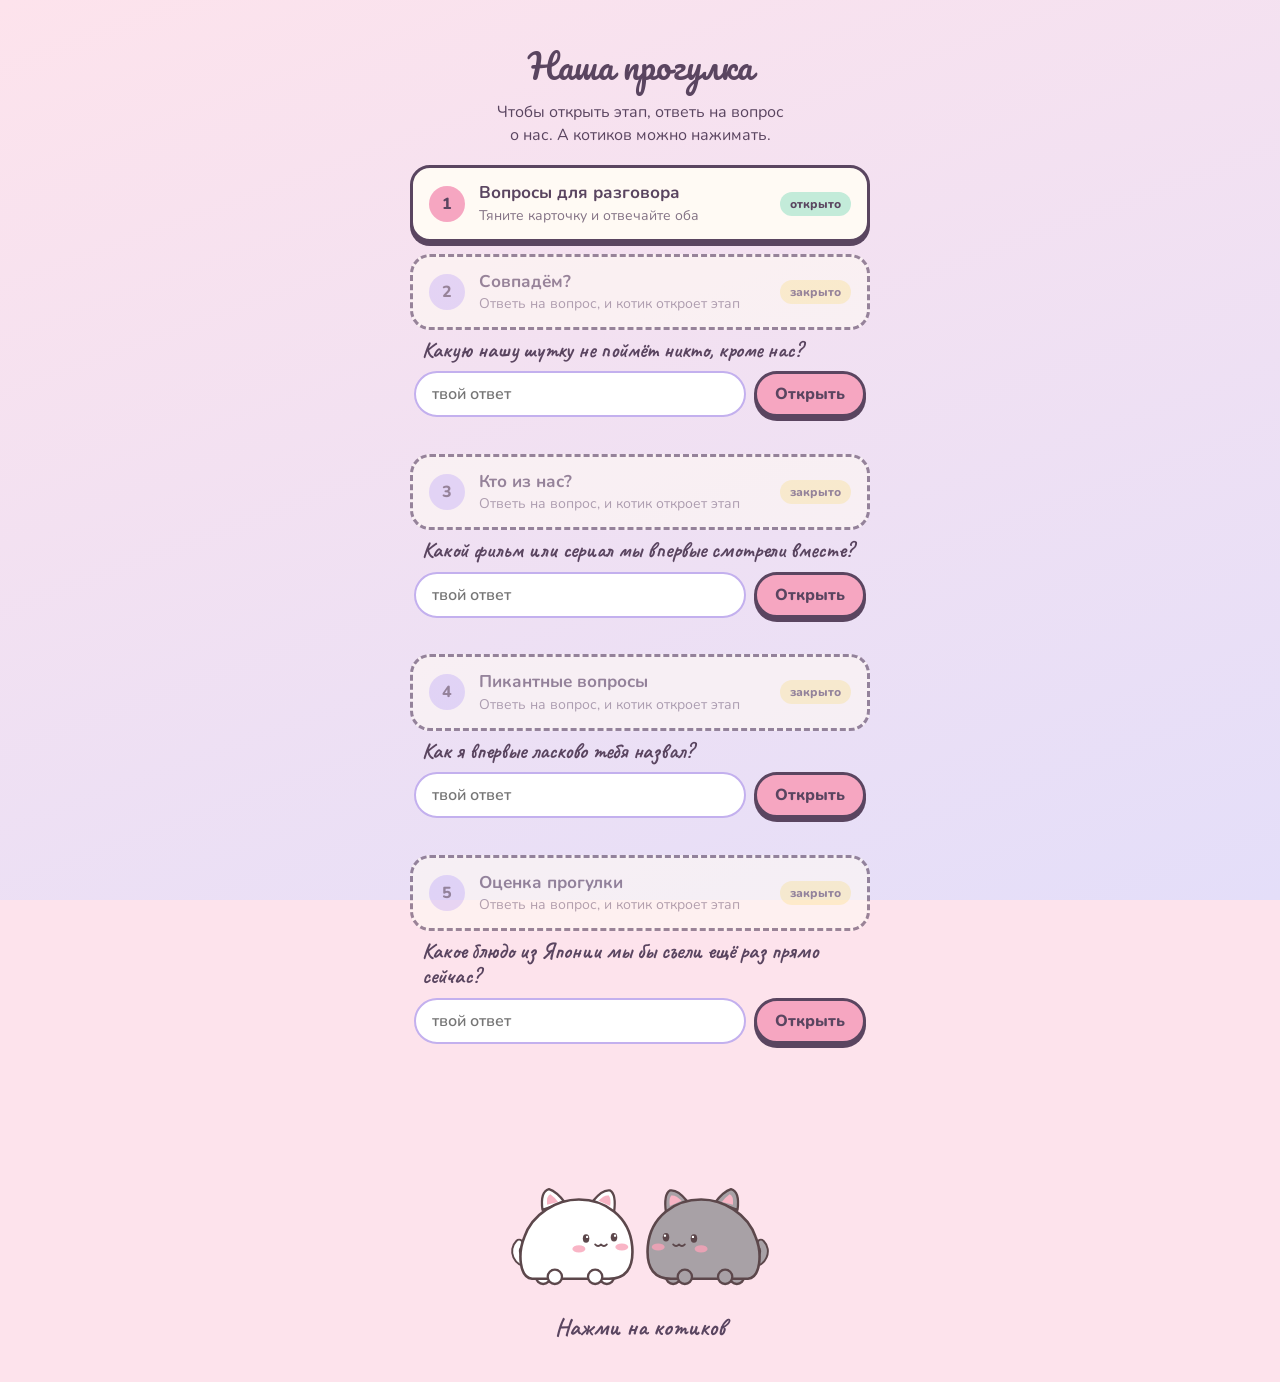
<file: index.html>
<!doctype html>
<html lang="ru">
<head>
<meta charset="utf-8">
<meta name="viewport" content="width=device-width, initial-scale=1, viewport-fit=cover">
<meta name="theme-color" content="#fde3ec">
<title>Котик-почтальон</title>
<link rel="icon" href="data:image/svg+xml,%3Csvg xmlns='http://www.w3.org/2000/svg' viewBox='0 0 24 24'%3E%3Cpath fill='%23f6a6c1' d='M12 21s-7-4.5-9.5-9A5.5 5.5 0 0 1 12 6a5.5 5.5 0 0 1 9.5 6C19 16.5 12 21 12 21z'/%3E%3C/svg%3E">
<link rel="preconnect" href="https://fonts.googleapis.com">
<link rel="stylesheet" href="https://fonts.googleapis.com/css2?family=Caveat:wght@500;700&family=Nunito:wght@500;700;800&family=Pacifico&display=swap">
<link rel="stylesheet" href="css/style.css">
</head>
<body>
<template id="catSvg">
<svg viewBox="0 0 200 170">
            <g class="tail">
              <path d="M30 128 C 10 128, 4 108, 14 98" stroke="var(--line)" stroke-width="15" fill="none" stroke-linecap="round"/>
              <path d="M30 128 C 10 128, 4 108, 14 98" stroke="var(--fill)" stroke-width="9" fill="none" stroke-linecap="round"/>
            </g>
            <rect class="leg legB" x="40" y="136" width="22" height="24" rx="11" fill="var(--fill)" stroke="var(--line)" stroke-width="3.5"/>
            <rect class="leg legA" x="138" y="136" width="22" height="24" rx="11" fill="var(--fill)" stroke="var(--line)" stroke-width="3.5"/>
            <g class="squish">
              <path d="M50 46 Q 46 18 60 14 Q 72 18 84 34 Z" fill="var(--fill)" stroke="var(--line)" stroke-width="3.5" stroke-linejoin="round"/>
              <path d="M57 38 Q 56 24 62 22 Q 68 26 74 34 Z" fill="var(--ear)"/>
              <path d="M128 32 Q 142 14 154 16 Q 164 22 160 50 Z" fill="var(--fill)" stroke="var(--line)" stroke-width="3.5" stroke-linejoin="round"/>
              <path d="M136 32 Q 146 22 152 24 Q 156 30 154 40 Z" fill="var(--ear)"/>
              <path d="M34 152 C 14 150, 12 112, 22 88 C 34 52, 72 30, 106 30 C 146 30, 184 56, 188 102 C 191 138, 176 152, 152 152 Z"
                    fill="var(--fill)" stroke="var(--line)" stroke-width="4" stroke-linejoin="round"/>
              <ellipse class="eye" cx="117" cy="90" rx="5" ry="6.5" fill="var(--line)"/>
              <ellipse class="eye" cx="160" cy="88" rx="5" ry="6.5" fill="var(--line)"/>
              <circle cx="118.6" cy="87.6" r="1.8" fill="#fff"/>
              <circle cx="161.6" cy="85.6" r="1.8" fill="#fff"/>
              <ellipse cx="106" cy="106" rx="10" ry="5.5" fill="var(--blush)" opacity=".8"/>
              <ellipse cx="172" cy="103" rx="10" ry="5.5" fill="var(--blush)" opacity=".8"/>
              <path d="M131 99 q4.5 5 9 0 q4.5 5 9 0" stroke="var(--line)" stroke-width="2.8" fill="none" stroke-linecap="round" stroke-linejoin="round"/>
              <g class="plaster" transform="rotate(-18 100 38)">
                <rect x="82" y="31" width="36" height="13" rx="6" fill="#ffe0c2" stroke="var(--line)" stroke-width="2.5"/>
                <path d="M96 34 v7 M104 34 v7" stroke="var(--line)" stroke-width="1.6" opacity=".6"/>
              </g>
            </g>
            <rect class="leg legA" x="58" y="138" width="22" height="22" rx="11" fill="var(--fill)" stroke="var(--line)" stroke-width="3.5"/>
            <rect class="leg legB" x="120" y="138" width="22" height="22" rx="11" fill="var(--fill)" stroke="var(--line)" stroke-width="3.5"/>
          </svg>
</template>


<div class="hub" id="hub">
  <header class="hub-head">
    <h1>Наша прогулка</h1>
    <p>Чтобы открыть этап, ответь на вопрос о нас. А котиков можно нажимать.</p>
  </header>
  <ul class="stage-list" id="stageList"></ul>
  <div class="hub-cats" id="hubCats"></div>
  <p class="scene-caption" id="sceneCaption" aria-live="polite">Нажми на котиков</p>
</div>

<div class="play" id="play" hidden>
  <button class="link back" id="back" type="button">← к этапам</button>
  <div id="playBody"></div>
</div>

<script type="module" src="js/main.js"></script>
</body>
</html>
</file>
<file: css/style.css>
/* Layout: one "stage" where two mochi cats walk along the floor and paper scenes appear above them. Single pastel look on purpose. */
:root {
  --bg1: #fde3ec; --bg2: #e4def9;
  --ink: #5a4560; --line: #5c474b;
  --pink: #f6a6c1; --pink-d: #e47f9d;
  --mint: #c3ebd9; --butter: #fff0b5; --lilac: #d9cbf7; --lilac-d: #c3b0ee;
  --paper: #fffaf4; --rule: #d6e6f6; --margin: #f8bfd0;
  --white-cat: #ffffff; --grey-cat: #a8a1a6; --ear: #f8b4c4; --blush: #f7a3b8;
  --shadow: rgba(90, 69, 96, .14);
  --f-display: "Pacifico", "Comic Sans MS", cursive;
  --f-body: "Nunito", "Segoe UI", system-ui, sans-serif;
  --f-hand: "Caveat", "Segoe Print", "Comic Sans MS", cursive;
  color-scheme: light;
}
[hidden] { display: none !important; }
*, *::before, *::after { box-sizing: border-box; }
html, body { height: 100%; }
button, canvas { touch-action: manipulation; -webkit-tap-highlight-color: transparent; }
.stage { -webkit-user-select: none; user-select: none; }
.stage textarea { -webkit-user-select: text; user-select: text; }
body {
  background: var(--bg1) linear-gradient(160deg, var(--bg1), var(--bg2)) fixed;
  color: var(--ink); font-family: var(--f-body); font-size: 16px;
  padding-left: max(16px, env(safe-area-inset-left, 0px));
  padding-right: max(16px, env(safe-area-inset-right, 0px));
  overflow-x: hidden;
}
.app { min-height: 100%; display: flex; align-items: center; justify-content: center; padding-block: 12px; }
.stage { position: relative; width: min(720px, 100%); height: clamp(540px, calc(100svh - 24px), 680px); overflow: hidden; transition: height .4s; }

.floor { position: absolute; left: 0; right: 0; bottom: 0; height: 22px; border-radius: 50% 50% 0 0 / 100% 100% 0 0; background: rgba(255,255,255,.45); }
.float { position: absolute; width: 22px; color: var(--pink); opacity: .35; animation: drift 9s ease-in-out infinite; }
.float:nth-child(2) { color: var(--lilac-d); animation-delay: -3s; }
.float:nth-child(3) { color: var(--mint); animation-delay: -6s; opacity: .6; }
.float:nth-child(4) { color: var(--butter); animation-delay: -1.5s; opacity: .9; }
@keyframes drift { 50% { transform: translateY(-18px) rotate(12deg); } }

.say {
  position: absolute; top: 4px; left: 0; right: 0; margin: 0; text-align: center;
  font-family: var(--f-hand); font-size: 28px; font-weight: 700; line-height: 1.1;
  text-wrap: balance; padding-inline: 8px; transition: opacity .3s; z-index: 5;
}

/* scratch card */
.card {
  position: absolute; top: 80px; left: 0; right: 0; margin-inline: auto;
  width: min(340px, 100%); height: 230px; border-radius: 24px;
  background: var(--paper); box-shadow: 0 14px 30px var(--shadow);
  display: grid; place-items: center; text-align: center; padding: 20px;
}
.card h1 { font-family: var(--f-display); font-weight: 400; font-size: 29px; line-height: 1.35; margin: 0; text-wrap: balance; }
.card h1 svg { width: 26px; vertical-align: -3px; color: var(--pink-d); }
.card canvas { position: absolute; inset: 0; width: 100%; height: 100%; border-radius: 24px; touch-action: none !important; cursor: grab; transition: opacity .6s; }
.helper { position: absolute; top: 320px; left: 0; right: 0; text-align: center; }
.link { background: none; border: 0; color: var(--ink); opacity: .65; font: 600 14px var(--f-body); text-decoration: underline dotted; cursor: pointer; padding: 6px; }

.answers { position: absolute; top: 334px; left: 0; right: 0; display: flex; justify-content: center; gap: 22px; opacity: 0; pointer-events: none; transition: opacity .5s; }
.answers.on { opacity: 1; pointer-events: auto; }
.btn {
  font: 800 18px var(--f-body); color: var(--ink); border: 3px solid var(--ink);
  border-radius: 999px; padding: 10px 26px; cursor: pointer; background: var(--paper);
  box-shadow: 0 4px 0 var(--ink); transition: transform .2s, box-shadow .15s;
}
.btn:active { box-shadow: 0 1px 0 var(--ink); }
.btn:focus-visible, .chip:focus-visible, .link:focus-visible, textarea:focus-visible { outline: 3px dashed var(--pink-d); outline-offset: 3px; }
.yes { background: var(--pink); }
.no { background: var(--mint); white-space: nowrap; }
.no.loose { position: absolute; transition: left .25s ease, top .25s ease; z-index: 6; }

/* letter */
.letter {
  position: absolute; top: 76px; left: 0; right: 0; margin-inline: auto; z-index: 4;
  width: min(410px, 100%); border-radius: 6px 6px 18px 18px; padding: 16px 18px 18px 44px;
  background-color: var(--paper);
  background-image: linear-gradient(90deg, transparent 30px, var(--margin) 30px, var(--margin) 32px, transparent 32px),
                    repeating-linear-gradient(transparent 0 31px, var(--rule) 31px 33px);
  box-shadow: 0 14px 30px var(--shadow); transform-origin: 50% 100%;
}
.letter h2 { font-family: var(--f-hand); font-size: 32px; margin: 0 0 2px; line-height: 1; }
.letter .lbl { font-family: var(--f-hand); font-size: 22px; font-weight: 700; margin: 8px 0 6px; }
.chips { display: flex; flex-wrap: wrap; gap: 6px; }
.chip {
  font: 700 14px var(--f-body); color: var(--ink); background: #fff; cursor: pointer;
  border: 2px solid var(--lilac-d); border-radius: 999px; padding: 7px 12px; transition: background .15s, transform .15s;
}
.chip.added { background: var(--butter); border-color: var(--ink); transform: rotate(-2deg) scale(1.05); }
.hint { font-size: 13px; opacity: .65; margin: 6px 0 6px; }
textarea {
  width: 100%; margin-top: 0; min-height: 66px; display: block; resize: none; border: 0; background: transparent;
  font: 600 24px/33px var(--f-hand); color: var(--ink); padding: 0;
}
textarea::placeholder { color: var(--ink); opacity: .4; }
.give { margin-top: 10px; display: flex; justify-content: flex-end; }
.shake { animation: shake .4s; }
@keyframes shake { 25% { transform: translateX(-6px) } 75% { transform: translateX(6px) } }

/* big envelope */
.bigenv { position: absolute; top: 170px; left: 0; right: 0; margin-inline: auto; width: 220px; z-index: 4; }
.bigenv svg { width: 100%; overflow: visible; display: block; }
.flap { transform-box: fill-box; transform-origin: 50% 0; }

/* final */
.final {
  position: absolute; top: 40px; left: 0; right: 0; margin-inline: auto; z-index: 4;
  width: min(390px, 100%); background: var(--paper); border-radius: 24px; padding: 22px;
  box-shadow: 0 14px 30px var(--shadow); text-align: center;
}
.final h2 { font-family: var(--f-display); font-weight: 400; font-size: 28px; margin: 0 0 6px; }
.final p { margin: 0 0 10px; line-height: 1.45; }
.summary { font-family: var(--f-hand); font-size: 23px; line-height: 1.2; text-align: left; background: var(--butter); border-radius: 14px; padding: 12px 14px; margin: 12px 0 14px; white-space: pre-wrap; max-height: 170px; overflow: auto; }
.row { display: flex; flex-wrap: wrap; gap: 12px; justify-content: center; align-items: center; }
.copied { font-weight: 800; color: var(--pink-d); min-height: 1.4em; margin-top: 8px; }

/* mochi cats */
.catwrap { --fill: var(--white-cat); position: absolute; left: 0; bottom: 6px; width: clamp(130px, 34vw, 165px); z-index: 3; will-change: transform; }
.catwrap.grey { --fill: var(--grey-cat); }
.catflip { transition: transform .18s; }
.catbody { position: relative; transform-origin: 80% 97%; }
.catbody svg { display: block; width: 100%; overflow: visible; }
.carry { position: absolute; left: 58%; top: 52%; width: 32%; }
.carry svg { width: 100%; display: block; }
.leg, .eye, .tail, .squish { transform-box: fill-box; }
.leg { transform-origin: 50% 0; }
.eye { transform-origin: 50% 50%; animation: blink 4.5s infinite; }
.grey .eye { animation-delay: -2s; }
.tail { transform-origin: 100% 80%; animation: wag 1.4s ease-in-out infinite alternate; }
.squish { transform-origin: 50% 100%; animation: breathe 2.2s ease-in-out infinite; }
@keyframes blink { 0%, 93%, 100% { transform: scaleY(1) } 96% { transform: scaleY(.1) } }
@keyframes wag { from { transform: rotate(-14deg) } to { transform: rotate(14deg) } }
@keyframes breathe { 50% { transform: scale(1.025, .975) } }
.walking .legA { animation: step .3s ease-in-out infinite alternate; }
.walking .legB { animation: step .3s ease-in-out infinite alternate-reverse; }
.walking .squish { animation: waddle .3s ease-in-out infinite alternate; }
@keyframes step { from { transform: rotate(24deg) } to { transform: rotate(-24deg) } }
@keyframes waddle { from { transform: rotate(-3deg) translateY(0) } to { transform: rotate(3deg) translateY(-4px) } }
.plaster { opacity: 0; transition: opacity .3s; }
.hurt .plaster { opacity: 1; }
.stars { position: absolute; left: 30%; top: -4%; width: 50%; pointer-events: none; opacity: 0; color: #f3c64e; }
.stars svg { width: 100%; animation: spin 1s linear infinite; }
@keyframes spin { to { transform: rotate(360deg) } }
.flyenv { position: absolute; z-index: 3; pointer-events: none; }
.flyenv svg { width: 100%; display: block; }
.burst { position: absolute; width: 22px; pointer-events: none; z-index: 7; }

@media (prefers-reduced-motion: reduce) {
  .eye, .tail, .float, .stars svg, .squish { animation: none; }
}

/* ---------- hub and stages ---------- */
.hub, .play { width: min(460px, 100%); margin-inline: auto; padding-block: 28px 40px; display: flex; flex-direction: column; gap: 18px; }
.hub-head { text-align: center; }
.hub-head h1 { font-family: var(--f-display); font-weight: 400; font-size: 34px; margin: 0 0 6px; }
.hub-head p { margin: 0; line-height: 1.45; text-wrap: balance; }
.stage-list { list-style: none; margin: 0; padding: 0; display: flex; flex-direction: column; gap: 12px; }
.stage-item {
  width: 100%; display: flex; align-items: center; gap: 14px; text-align: left; cursor: pointer;
  background: var(--paper); color: var(--ink); border: 3px solid var(--ink); border-radius: 20px;
  padding: 14px 16px; box-shadow: 0 4px 0 var(--ink); font: inherit; transition: transform .15s;
}
.stage-item:active { transform: translateY(3px); box-shadow: 0 1px 0 var(--ink); }
.stage-item:focus-visible { outline: 3px dashed var(--pink-d); outline-offset: 3px; }
.stage-item.locked { cursor: default; opacity: .6; box-shadow: none; border-style: dashed; }
.stage-num { flex: none; width: 36px; height: 36px; border-radius: 50%; background: var(--pink); display: grid; place-items: center; font-weight: 800; }
.locked .stage-num { background: var(--lilac); }
.stage-text { flex: 1; min-width: 0; display: flex; flex-direction: column; gap: 2px; }
.stage-text b { font-size: 17px; line-height: 1.25; }
.stage-text small { font-size: 14px; opacity: .75; }
.pill { flex: none; font-size: 12px; font-weight: 800; border-radius: 999px; padding: 4px 10px; background: var(--mint); }
.locked .pill { background: var(--butter); }
.hub-cats { display: flex; justify-content: center; gap: 0; margin-top: 10px; }
.mini-cat { --fill: var(--white-cat); width: 130px; }
.mini-cat.grey { --fill: var(--grey-cat); }
.mini-cat.flipped svg { transform: scaleX(-1); }
.mini-cat svg { display: block; width: 100%; overflow: visible; }
.mini-cat .plaster { display: none; }

.back { align-self: flex-start; }
.panel { background: var(--paper); border-radius: 24px; padding: 22px 20px; box-shadow: 0 14px 30px var(--shadow); display: flex; flex-direction: column; gap: 12px; }
.panel-title { font-family: var(--f-display); font-weight: 400; font-size: 26px; line-height: 1.3; margin: 0; text-align: center; text-wrap: balance; }
.panel .sub { margin: 0; text-align: center; opacity: .75; }
.progress { display: flex; align-items: center; gap: 10px; font-weight: 800; font-size: 14px; font-variant-numeric: tabular-nums; }
.bar { flex: 1; height: 10px; border-radius: 999px; background: var(--lilac); overflow: hidden; }
.bar i { display: block; height: 100%; background: var(--pink-d); border-radius: inherit; transition: width .4s; }
.question { font-family: var(--f-hand); font-size: 30px; font-weight: 700; line-height: 1.15; margin: 4px 0; text-wrap: balance; }
.opts { display: flex; flex-direction: column; gap: 10px; }
.opt {
  font: 700 17px var(--f-body); color: var(--ink); background: #fff; text-align: left; cursor: pointer;
  border: 2px solid var(--lilac-d); border-radius: 16px; padding: 13px 16px; transition: background .2s, transform .2s;
}
.opt:disabled { cursor: default; }
.opt.chosen { border-color: var(--ink); }
.opt.right { background: var(--mint); border-color: var(--ink); }
.opt.wrong { background: #fbd0d8; transform: rotate(-1deg); }
.react { font-family: var(--f-hand); font-size: 24px; font-weight: 700; text-align: center; margin: 0; min-height: 1.2em; }
.big-score { font-family: var(--f-display); font-size: 64px; text-align: center; margin: 0; line-height: 1.2; font-variant-numeric: tabular-nums; }
.big-score small { font-family: var(--f-body); font-size: 20px; font-weight: 800; }
.verdict { font-family: var(--f-hand); font-size: 28px; font-weight: 700; text-align: center; margin: 0; text-wrap: balance; }
.note { text-align: center; margin: 0; font-size: 14px; opacity: .75; min-height: 1.2em; }
.qcard {
  min-height: 220px; display: flex; flex-direction: column; justify-content: center; gap: 10px; text-align: center;
  background: var(--butter); border: 3px solid var(--ink); border-radius: 22px; padding: 22px 18px;
}
.qnum { font-weight: 800; font-size: 13px; opacity: .6; font-variant-numeric: tabular-nums; }
.qtext { font-family: var(--f-hand); font-size: 30px; font-weight: 700; line-height: 1.15; margin: 0; text-wrap: balance; }
.field { display: flex; flex-direction: column; gap: 6px; }
.field .lbl { font-family: var(--f-hand); font-size: 24px; font-weight: 700; }
.form textarea {
  border: 2px solid var(--lilac-d); border-radius: 14px; padding: 8px 12px; background: #fff;
  font: 600 22px/1.3 var(--f-hand); min-height: 70px;
}
.hearts { display: flex; gap: 6px; }
.hearts button { width: 46px; height: 46px; padding: 6px; border: 0; background: none; cursor: pointer; color: var(--lilac); transition: transform .15s, color .15s; }
.hearts button svg { width: 100%; height: 100%; fill: currentColor; stroke: var(--ink); stroke-width: 1.5; }
.hearts button.on { color: var(--pink-d); transform: scale(1.1); }
.burst.fixed { position: fixed; }
.unlock { display: grid; grid-template-columns: 1fr auto; gap: 8px; margin-top: 8px; padding-inline: 4px; }
.unlock input {
  min-width: 0; font: 600 16px var(--f-body); color: var(--ink); background: #fff;
  border: 2px solid var(--lilac-d); border-radius: 999px; padding: 10px 16px;
}
.unlock input:focus-visible { outline: 3px dashed var(--pink-d); outline-offset: 2px; }
.unlock .btn { padding: 8px 18px; font-size: 16px; }
.unlock .note { grid-column: 1 / -1; text-align: left; padding-left: 12px; }
.sr { position: absolute; width: 1px; height: 1px; overflow: hidden; clip: rect(0 0 0 0); white-space: nowrap; }

/* ---------- hub cat scenes ---------- */
.hub-cats { position: relative; width: 280px; max-width: 100%; height: 180px; margin: 24px auto 0; align-items: flex-end; cursor: pointer; -webkit-tap-highlight-color: transparent; }
.hub-cats:focus-visible { outline: 3px dashed var(--pink-d); outline-offset: 8px; border-radius: 20px; }
.hub-cats .mini-cat { position: relative; z-index: 2; }
.hub-cats.sleepy .eye { animation: none; transform: scaleY(.12); }
.hub-cats.sleepy circle[fill="#fff"] { opacity: 0; }
.scene-prop { position: absolute; pointer-events: none; }
.scene-prop svg { display: block; width: 100%; overflow: visible; }
.scene-text { width: 0; height: 0; overflow: visible; }
.scene-text span { position: absolute; transform: translate(-50%, -50%); white-space: nowrap; font-family: var(--f-hand); font-weight: 700; color: var(--ink); }
.scene-prop.drop { height: 12px; border-radius: 2px; background: #9cc3ea; opacity: .8; }
.scene-prop.night { height: 208px; border-radius: 26px; background: radial-gradient(circle at 70% 20%, #6c5aa0, #3b3163 70%); }
.scene-prop.star { height: 4px; border-radius: 50%; background: #fff7c9; box-shadow: 0 0 6px #fff7c9; }
.scene-prop.shooting { height: 3px; border-radius: 3px; background: linear-gradient(90deg, transparent, #fff7c9); }
.scene-prop.flash { height: 208px; border-radius: 26px; background: #fff; }
.scene-caption { text-align: center; margin: 4px 0 0; font-family: var(--f-hand); font-size: 24px; font-weight: 700; min-height: 1.2em; }
.unlock-q { grid-column: 1 / -1; font-family: var(--f-hand); font-size: 22px; font-weight: 700; line-height: 1.15; padding-left: 8px; }
.hub-cats.blushing .mini-cat:first-child ellipse[fill="var(--blush)"] { opacity: 1; transform-box: fill-box; transform-origin: center; transform: scale(1.4); transition: transform .3s; }
.lantern-glow { filter: drop-shadow(0 0 8px #ffd27a); }
.waiting { background: var(--paper); border: 3px dashed var(--lilac-d); border-radius: 20px; padding: 22px 18px; text-align: center; display: flex; flex-direction: column; gap: 8px; align-items: center; }
.waiting b { font-family: var(--f-hand); font-size: 28px; }
.waiting span { line-height: 1.45; text-wrap: balance; }
.dots { display: flex; gap: 6px; }
.dots i { width: 9px; height: 9px; border-radius: 50%; background: var(--pink-d); animation: dot 1.2s infinite ease-in-out; }
.dots i:nth-child(2) { animation-delay: .2s; }
.dots i:nth-child(3) { animation-delay: .4s; }
@keyframes dot { 0%, 80%, 100% { transform: scale(.5); opacity: .4; } 40% { transform: scale(1); opacity: 1; } }
.kissmark { position: absolute; width: 110px; z-index: 8; pointer-events: none; }
.kissmark svg { width: 100%; display: block; }
.turn { margin: 0; text-align: center; font-weight: 800; font-size: 14px; letter-spacing: .03em; text-transform: uppercase; color: var(--pink-d); }
.reveal { display: grid; grid-template-columns: 1fr 1fr; gap: 10px; }
.reveal div { background: #fff; border: 2px solid var(--lilac-d); border-radius: 16px; padding: 12px; display: flex; flex-direction: column; gap: 4px; text-align: center; }
.reveal small { font-weight: 800; font-size: 12px; text-transform: uppercase; letter-spacing: .05em; opacity: .6; }
.reveal b { font-size: 17px; line-height: 1.25; overflow-wrap: anywhere; }
.reveal.same div { background: var(--mint); border-color: var(--ink); }
</file>
